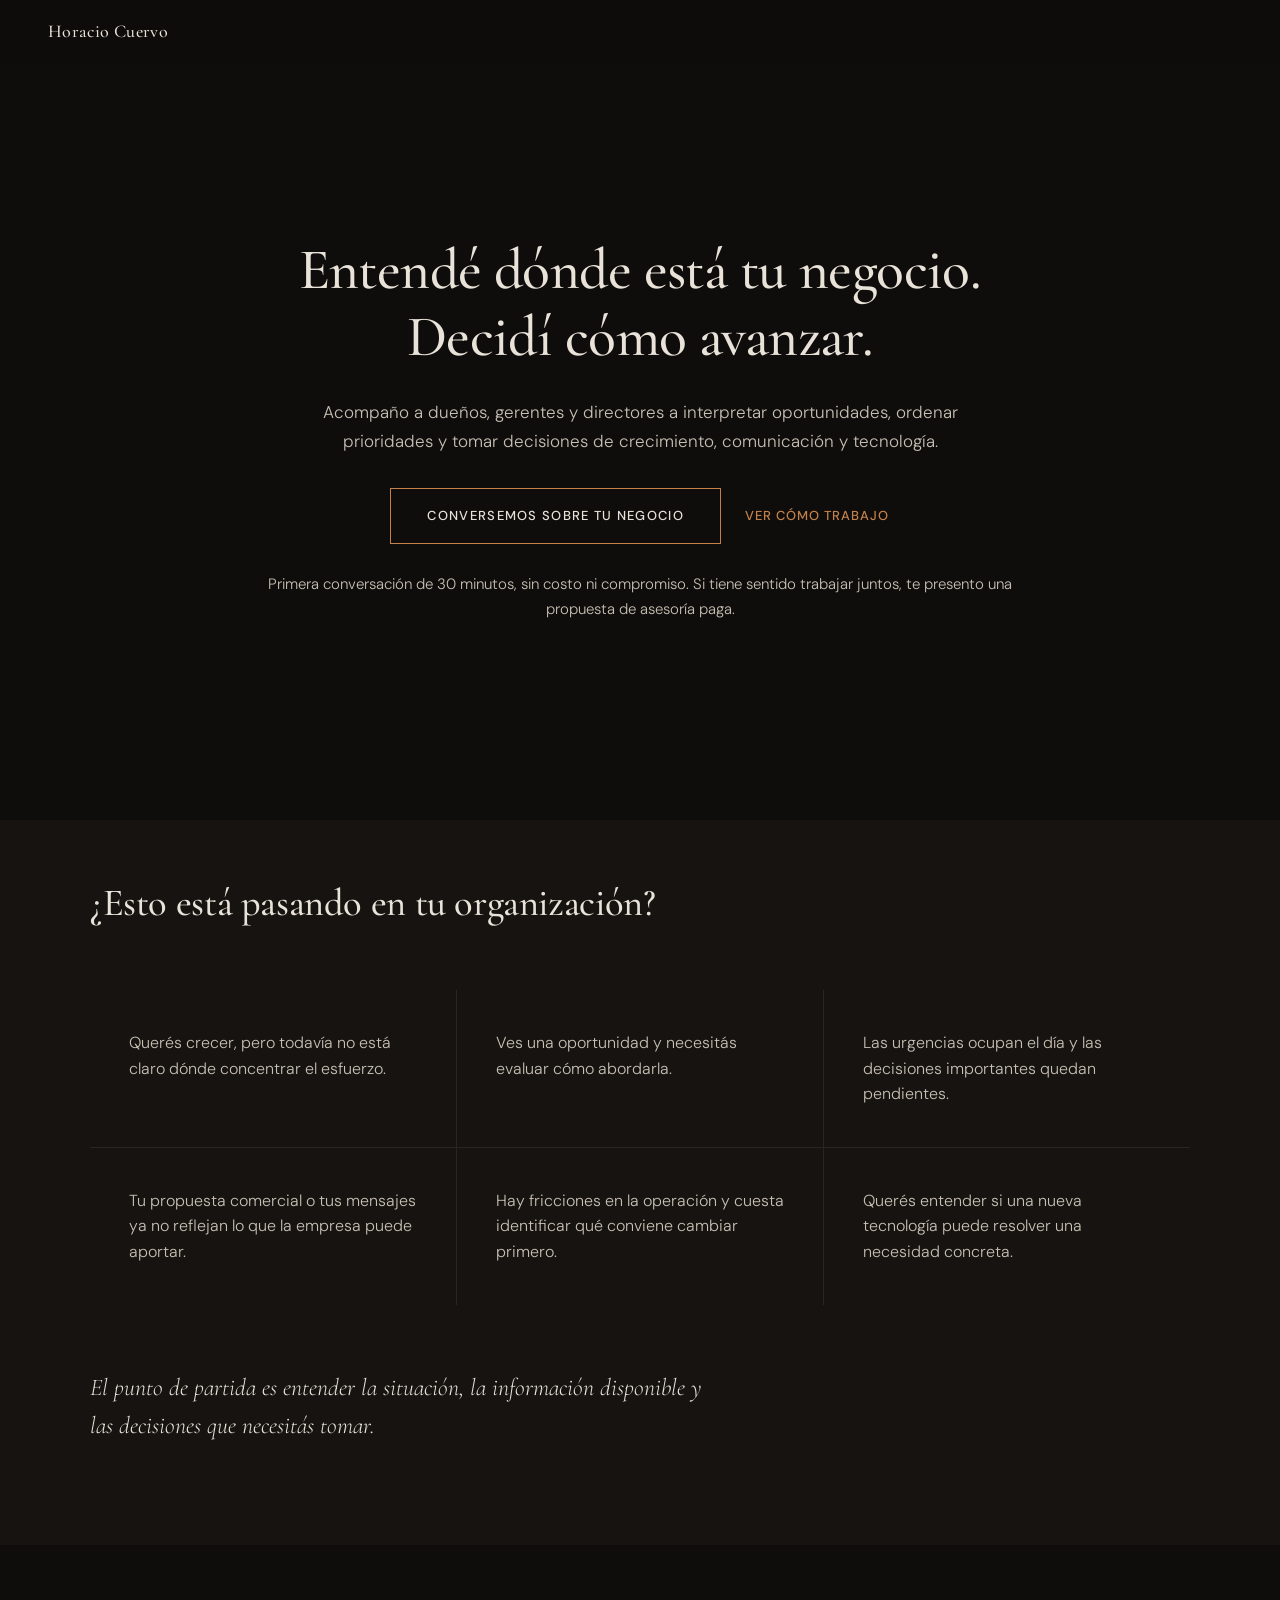
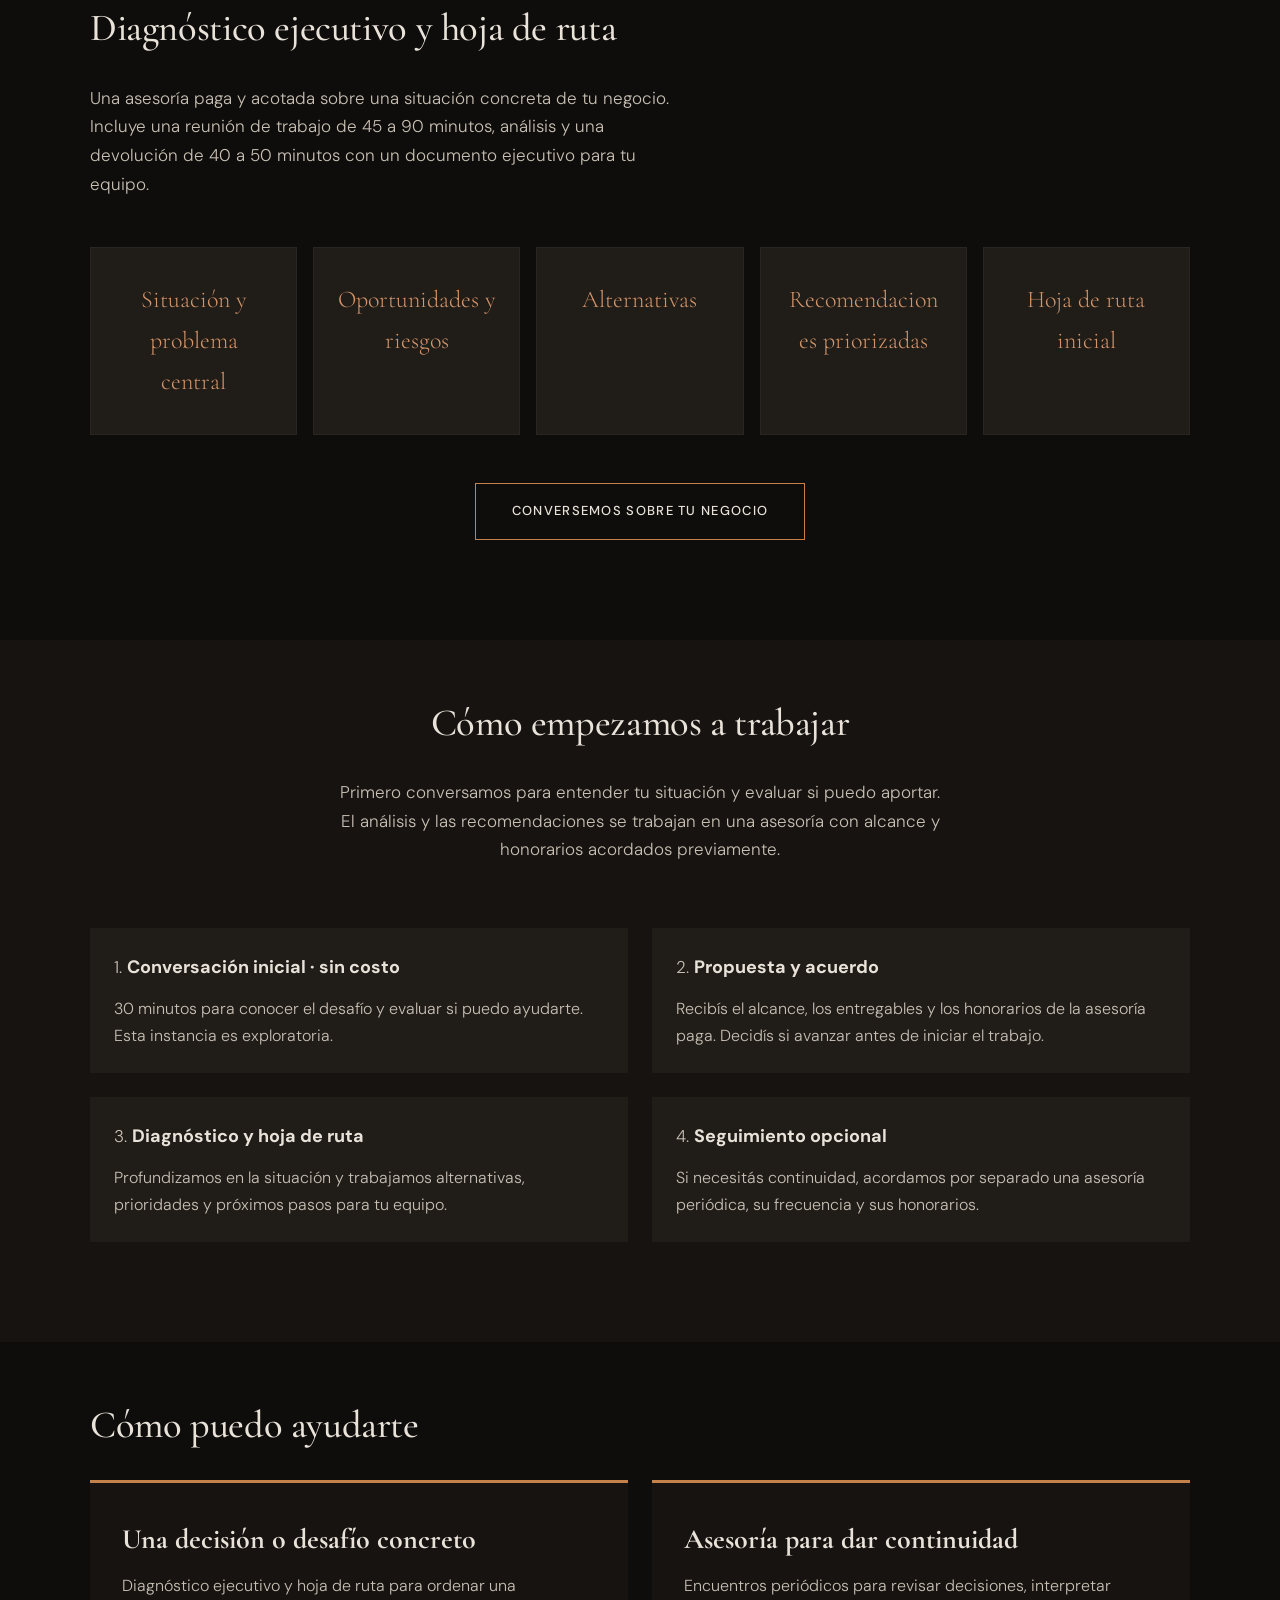
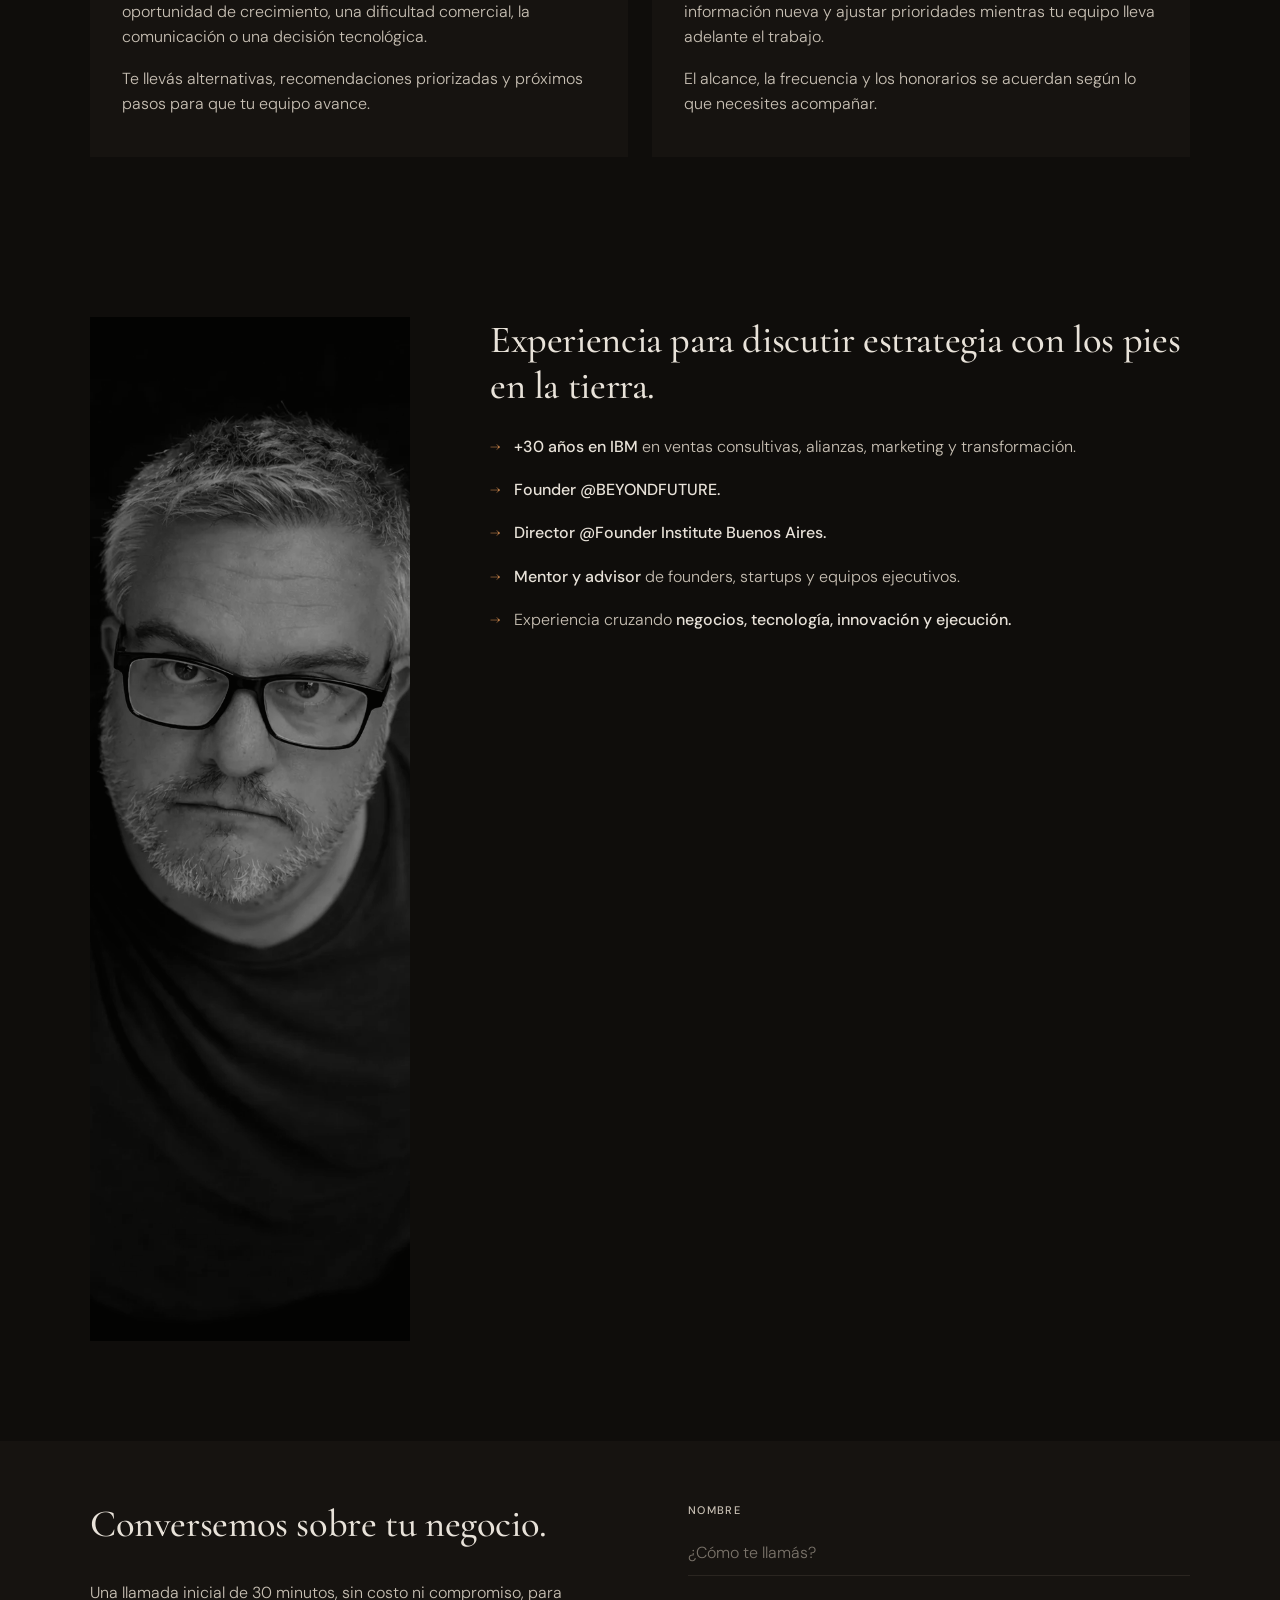
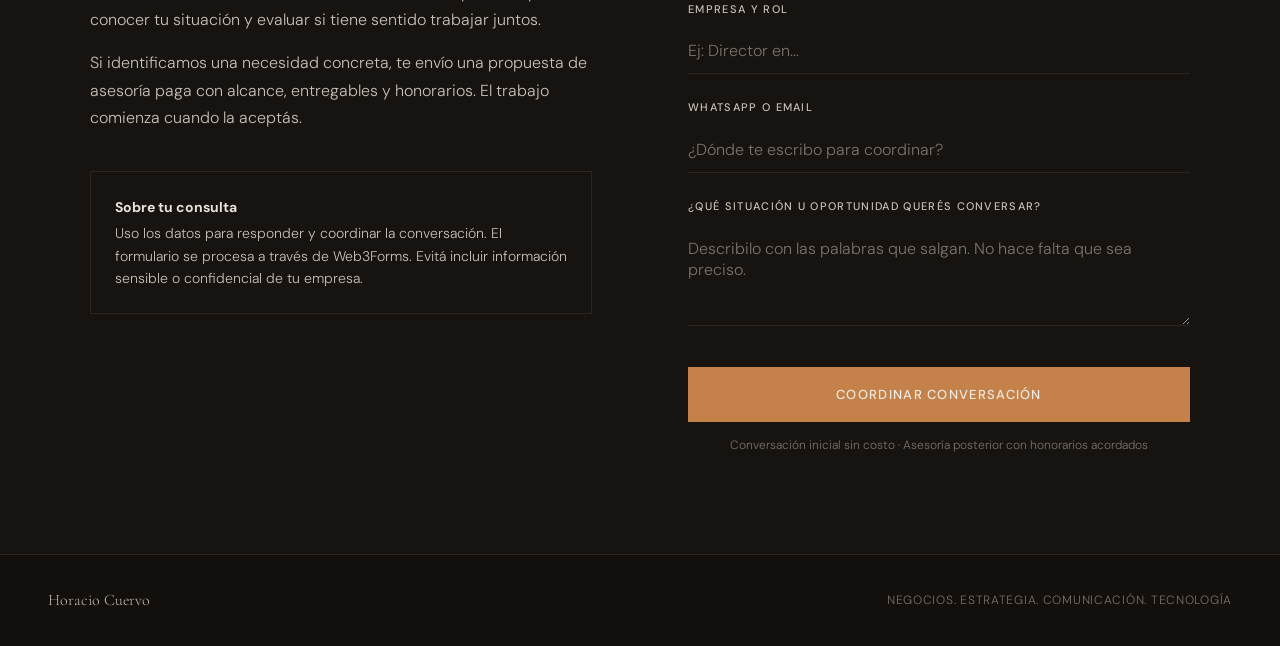
<file: index.html>
<!DOCTYPE html>
<html lang="es">

<head>
    <meta charset="UTF-8">
    <!-- Google Tag Manager -->
    <script>(function(w,d,s,l,i){w[l]=w[l]||[];w[l].push({'gtm.start':
    new Date().getTime(),event:'gtm.js'});var f=d.getElementsByTagName(s)[0],
    j=d.createElement(s),dl=l!='dataLayer'?'&l='+l:'';j.async=true;j.src=
    'https://www.googletagmanager.com/gtm.js?id='+i+dl;f.parentNode.insertBefore(j,f);
    })(window,document,'script','dataLayer','GTM-P83WDJL');</script>
    <!-- End Google Tag Manager -->
    <!-- Google tag (gtag.js) -->
    <script async src="https://www.googletagmanager.com/gtag/js?id=G-YVP7J36B8G"></script>
    <script>
      window.dataLayer = window.dataLayer || [];
      function gtag(){dataLayer.push(arguments);}
      gtag('js', new Date());

      gtag('config', 'G-YVP7J36B8G');
    </script>
    <meta name="viewport" content="width=device-width, initial-scale=1.0">
    <title>Horacio Cuervo — Estrategia y Claridad para Empresas en Crecimiento</title>
    <meta name="description" content="Asesoría para dueños y líderes que necesitan interpretar oportunidades, ordenar prioridades y decidir cómo avanzar. Conversación inicial sin costo.">
    <meta name="robots" content="index, follow">
    <link rel="canonical" href="https://horaciocuervo.netlify.app">

    <!-- Open Graph / Facebook -->
    <meta property="og:type" content="website">
    <meta property="og:url" content="https://horaciocuervo.netlify.app">
    <meta property="og:title" content="Horacio Cuervo — Estrategia y Claridad para Empresas en Crecimiento">
    <meta property="og:description" content="Asesoría para dueños y líderes que necesitan interpretar oportunidades, ordenar prioridades y decidir cómo avanzar. Conversación inicial sin costo.">
    <meta property="og:image" content="https://horaciocuervo.netlify.app/img/social-share.webp">

    <!-- Twitter -->
    <meta property="twitter:card" content="summary_large_image">
    <meta property="twitter:url" content="https://horaciocuervo.netlify.app">
    <meta property="twitter:title" content="Horacio Cuervo — Estrategia y Claridad para Empresas en Crecimiento">
    <meta property="twitter:description" content="Asesoría para dueños y líderes que necesitan interpretar oportunidades, ordenar prioridades y decidir cómo avanzar. Conversación inicial sin costo.">
    <meta property="twitter:image" content="https://horaciocuervo.netlify.app/img/social-share.webp">
    <link rel="preconnect" href="https://fonts.googleapis.com">
    <link rel="preconnect" href="https://fonts.gstatic.com" crossorigin>
    <link
        href="https://fonts.googleapis.com/css2?family=Cormorant+Garamond:ital,wght@0,400;0,500;0,600;1,400;1,500&family=DM+Sans:wght@300;400;500&display=swap"
        rel="stylesheet">
    <link rel="icon" type="image/png" href="img/favicon.png">

    <link rel="stylesheet" href="styles.css">

    <!-- Structured Data -->
    <script type="application/ld+json">
    {
      "@context": "https://schema.org",
      "@type": "Person",
      "name": "Horacio Cuervo",
      "jobTitle": "Asesor de estrategia de negocios",
      "url": "https://horaciocuervo.netlify.app",
      "image": "https://horaciocuervo.netlify.app/img/hcuervo-hero.webp",
      "description": "Asesoría para dueños y líderes que necesitan interpretar oportunidades, ordenar prioridades y decidir cómo avanzar. Conversación inicial sin costo.",
      "sameAs": [
        "http://linkedin.com/in/horaciocuervo"
      ]
    }
    </script>
</head>

<body>
    <!-- Google Tag Manager (noscript) -->
    <noscript><iframe src="https://www.googletagmanager.com/ns.html?id=GTM-P83WDJL"
    height="0" width="0" style="display:none;visibility:hidden"></iframe></noscript>
    <!-- End Google Tag Manager (noscript) -->

    <!-- NAV -->
    <nav id="main-nav">
        <a href="#hero" class="nav-name">Horacio Cuervo</a>
    </nav>

    <!-- HERO -->
    <section id="hero">
        <div class="hero-content">
            <h1 class="hero-headline">
                Entendé dónde está tu negocio. Decidí cómo avanzar.
            </h1>
            <p class="hero-sub">
                Acompaño a dueños, gerentes y directores a interpretar oportunidades, ordenar prioridades y tomar decisiones de crecimiento, comunicación y tecnología.
            </p>
            <div class="hero-actions">
                <a href="#contacto" class="btn-primary">Conversemos sobre tu negocio</a>
                <a href="#metodo" class="nav-cta" style="border: none; padding-bottom: 0;">Ver cómo trabajo</a>
            </div>
            <p class="hero-note">
                Primera conversación de 30 minutos, sin costo ni compromiso. Si tiene sentido trabajar juntos, te presento una propuesta de asesoría paga.
            </p>
        </div>
    </section>

    <!-- RECONOCIMIENTO / PROBLEMA -->
    <section id="reconocimiento">
        <div class="section-inner">

            <h2 style="font-family:var(--font-display); font-size:clamp(32px, 3vw, 48px); margin-bottom: 64px;">¿Esto está pasando en tu organización?</h2>
            <div class="rec-grid">
                <div class="rec-item">
                    <p class="rec-text">Querés crecer, pero todavía no está claro dónde concentrar el esfuerzo.</p>
                </div>
                <div class="rec-item">
                    <p class="rec-text">Ves una oportunidad y necesitás evaluar cómo abordarla.</p>
                </div>
                <div class="rec-item">
                    <p class="rec-text">Las urgencias ocupan el día y las decisiones importantes quedan pendientes.</p>
                </div>
                <div class="rec-item">
                    <p class="rec-text">Tu propuesta comercial o tus mensajes ya no reflejan lo que la empresa puede aportar.</p>
                </div>
                <div class="rec-item">
                    <p class="rec-text">Hay fricciones en la operación y cuesta identificar qué conviene cambiar primero.</p>
                </div>
                <div class="rec-item">
                    <p class="rec-text">Querés entender si una nueva tecnología puede resolver una necesidad concreta.</p>
                </div>
            </div>
            <p class="rec-intro" style="margin-top: 64px; margin-bottom: 0; font-size: 24px; color: var(--cream);">
                El punto de partida es entender la situación, la información disponible y las decisiones que necesitás tomar.
            </p>
        </div>
    </section>

    <!-- DIAGNOSTICO -->
    <section id="diagnostico">
        <div class="section-inner">

            <h2>Diagnóstico ejecutivo y hoja de ruta</h2>
            <p class="diag-intro">Una asesoría paga y acotada sobre una situación concreta de tu negocio. Incluye una reunión de trabajo de 45 a 90 minutos, análisis y una devolución de 40 a 50 minutos con un documento ejecutivo para tu equipo.</p>
            
            <div class="diag-grid">
                <div class="diag-item">Situación y problema central</div>
                <div class="diag-item">Oportunidades y riesgos</div>
                <div class="diag-item">Alternativas</div>
                <div class="diag-item">Recomendaciones priorizadas</div>
                <div class="diag-item">Hoja de ruta inicial</div>
            </div>

            <div style="margin-top: 48px; text-align: center;">
                <a href="#contacto" class="btn-primary">Conversemos sobre tu negocio</a>
            </div>
        </div>
    </section>

    <!-- METODO -->
    <section id="metodo">
        <div class="section-inner" style="text-align: center;">
            <h2>Cómo empezamos a trabajar</h2>
            <p class="metodo-intro">Primero conversamos para entender tu situación y evaluar si puedo aportar. El análisis y las recomendaciones se trabajan en una asesoría con alcance y honorarios acordados previamente.</p>
            
            <ol class="engagement-steps">
                <li><h3>Conversación inicial · sin costo</h3><p>30 minutos para conocer el desafío y evaluar si puedo ayudarte. Esta instancia es exploratoria.</p></li>
                <li><h3>Propuesta y acuerdo</h3><p>Recibís el alcance, los entregables y los honorarios de la asesoría paga. Decidís si avanzar antes de iniciar el trabajo.</p></li>
                <li><h3>Diagnóstico y hoja de ruta</h3><p>Profundizamos en la situación y trabajamos alternativas, prioridades y próximos pasos para tu equipo.</p></li>
                <li><h3>Seguimiento opcional</h3><p>Si necesitás continuidad, acordamos por separado una asesoría periódica, su frecuencia y sus honorarios.</p></li>
            </ol>
        </div>
    </section>

    <!-- SERVICIOS / QUE HAGO -->
    <section id="que-hago">
        <div class="section-inner">

            <h2>Cómo puedo ayudarte</h2>
            
            <div class="srv-grid">
                <div class="srv-card">
                    <h3>Una decisión o desafío concreto</h3>
                    <p>Diagnóstico ejecutivo y hoja de ruta para ordenar una oportunidad de crecimiento, una dificultad comercial, la comunicación o una decisión tecnológica.</p>
                    <p>Te llevás alternativas, recomendaciones priorizadas y próximos pasos para que tu equipo avance.</p>
                </div>
                <div class="srv-card">
                    <h3>Asesoría para dar continuidad</h3>
                    <p>Encuentros periódicos para revisar decisiones, interpretar información nueva y ajustar prioridades mientras tu equipo lleva adelante el trabajo.</p>
                    <p>El alcance, la frecuencia y los honorarios se acuerdan según lo que necesites acompañar.</p>
                </div>
            </div>
        </div>
    </section>

    <!-- CONTEXTO / AUTORIDAD -->
    <section id="contexto">
        <div class="section-inner">
            <div class="ctx-layout">
                <div class="ctx-photo-wrap">
                    <img src="img/hcuervo-hero.webp" alt="Horacio Cuervo"
                        class="ctx-photo" loading="lazy" width="1024" height="1024"
                        onerror="this.style.display='none'; this.nextElementSibling.style.display='flex';">
                    <div class="ctx-photo-placeholder" style="display:none;">
                        <span>HC</span>
                    </div>
                </div>
                <div class="ctx-content">

                    <h2>Experiencia para discutir estrategia con los pies en la tierra.</h2>
                    <ul class="ctx-bullets">
                        <li><strong>+30 años en IBM</strong> en ventas consultivas, alianzas, marketing y transformación.</li>
                        <li><strong>Founder @BEYONDFUTURE.</strong></li>
                        <li><strong>Director @Founder Institute Buenos Aires.</strong></li>
                        <li><strong>Mentor y advisor</strong> de founders, startups y equipos ejecutivos.</li>
                        <li>Experiencia cruzando <strong>negocios, tecnología, innovación y ejecución.</strong></li>
                    </ul>
                </div>
            </div>
        </div>
    </section>

    <!-- CONTACTO -->
    <section id="contacto">
        <div class="section-inner">
            <div class="contact-layout">
                <div class="contact-left">

                    <h2>Conversemos sobre tu negocio.</h2>
                    <p>
                        Una llamada inicial de 30 minutos, sin costo ni compromiso, para conocer tu situación y evaluar si tiene sentido trabajar juntos.
                    </p>
                    <p>
                        Si identificamos una necesidad concreta, te envío una propuesta de asesoría paga con alcance, entregables y honorarios. El trabajo comienza cuando la aceptás.
                    </p>
                    <div class="contact-promise">

                        <div class="contact-promise-text">
                            <strong>Sobre tu consulta</strong>
                            Uso los datos para responder y coordinar la conversación. El formulario se procesa a través de Web3Forms. Evitá incluir información sensible o confidencial de tu empresa.
                        </div>
                    </div>
                </div>

                <div class="contact-right">
                    <form id="contact-form" action="https://api.web3forms.com/submit" method="POST">
                        <input type="hidden" name="access_key" value="aba62cd6-cd6f-48d6-8502-794e293ac5af">
                        <input type="hidden" name="subject" value="Nuevo contacto desde horaciocuervo.netlify.app">
                        <!-- Honeypot Antispam -->
                        <input type="checkbox" name="botcheck" class="hidden" style="display: none;">
                        <div class="form-group">
                            <label for="nombre">Nombre</label>
                            <input type="text" id="nombre" name="nombre" autocomplete="name" maxlength="120" placeholder="¿Cómo te llamás?" required>
                        </div>
                        <div class="form-group">
                            <label for="empresa">Empresa y rol</label>
                            <input type="text" id="empresa" name="empresa" maxlength="200" placeholder="Ej: Director en..."
                                required>
                        </div>
                        <div class="form-group">
                            <label for="contacto-input">WhatsApp o email</label>
                            <input type="text" id="contacto-input" name="contacto" maxlength="200"
                                placeholder="¿Dónde te escribo para coordinar?" required>
                        </div>
                        <div class="form-group">
                            <label for="preocupacion">¿Qué situación u oportunidad querés conversar?</label>
                            <textarea id="preocupacion" name="preocupacion" maxlength="5000"
                                placeholder="Describilo con las palabras que salgan. No hace falta que sea preciso."
                                required></textarea>
                        </div>
                        <p id="form-error" class="form-error" role="alert" tabindex="-1" hidden></p>
                        <button type="submit" class="btn-submit">Coordinar conversación</button>
                        <p class="form-disclaimer">Conversación inicial sin costo · Asesoría posterior con honorarios acordados</p>
                    </form>

                    <div class="form-success" id="form-success" role="status" tabindex="-1" hidden>
                        <div class="form-success-icon">✓</div>
                        <h3>Mensaje recibido.</h3>
                        <p>Te voy a contactar para coordinar la conversación inicial de 30 minutos, sin costo ni compromiso.</p>
                    </div>
                </div>
            </div>
        </div>
    </section>

    <!-- FOOTER -->
    <footer>
        <a href="http://linkedin.com/in/horaciocuervo" target="_blank" rel="noopener noreferrer" class="footer-link">
            <span class="footer-name">Horacio Cuervo</span>
            <span class="footer-tagline">NEGOCIOS. ESTRATEGIA. COMUNICACIÓN. TECNOLOGÍA</span>
        </a>
    </footer>

    <script src="script.js" defer></script>
</body>

</html>
</file>
<file: styles.css>
:root {
    --bg: #0F0D0B;
    --bg-2: #161310;
    --bg-3: #1C1814;
    --bg-card: #201C18;
    --cream: #E8E2D9;
    --text: #C8C0B4;
    --text-dim: #7A736A;
    --amber: #C4824A;
    --amber-light: #D4956A;
    --amber-pale: #2A1F14;
    --rule: #2A2520;
    --white: #F0EBE3;

    --font-display: 'Cormorant Garamond', Georgia, serif;
    --font-body: 'DM Sans', sans-serif;
}

*,
*::before,
*::after {
    box-sizing: border-box;
    margin: 0;
    padding: 0;
}

html {
    scroll-behavior: smooth;
}

body {
    background: var(--bg);
    color: var(--text);
    font-family: var(--font-body);
    font-weight: 300;
    font-size: 17px;
    line-height: 1.7;
    overflow-wrap: anywhere;
}

/* ── NAV ── */
nav {
    position: fixed;
    top: 0;
    left: 0;
    right: 0;
    z-index: 100;
    display: flex;
    justify-content: space-between;
    align-items: center;
    padding: 16px 48px;
    background: rgba(15, 13, 11, 0.95);
    backdrop-filter: blur(8px);
    border-bottom: 1px solid transparent;
    transition: border-color 0.3s;
}

nav.scrolled {
    border-bottom-color: var(--rule);
}

.nav-name {
    font-family: var(--font-display);
    font-size: 18px;
    font-weight: 500;
    letter-spacing: 0.02em;
    color: var(--cream);
    text-decoration: none;
}

.nav-cta {
    font-family: var(--font-body);
    font-size: 13px;
    font-weight: 500;
    letter-spacing: 0.08em;
    text-transform: uppercase;
    color: var(--amber);
    text-decoration: none;
    border-bottom: 1px solid var(--amber-light);
    padding-bottom: 2px;
    transition: color 0.2s, border-color 0.2s;
}

.nav-cta:hover {
    color: var(--cream);
    border-color: var(--cream);
}

/* ── HERO ── */
#hero {
    min-height: calc(100vh - 80px);
    display: flex;
    flex-direction: column;
    align-items: center;
    justify-content: center;
    text-align: center;
    padding-top: 100px;
    padding-bottom: 60px;
}

.hero-left {
    padding: 60px 48px 80px 48px;
    display: flex;
    flex-direction: column;
    justify-content: center;
}

.hero-eyebrow {
    font-family: var(--font-body);
    font-size: 11px;
    font-weight: 500;
    letter-spacing: 0.15em;
    text-transform: uppercase;
    color: var(--amber);
    margin-bottom: 28px;
}

.hero-headline {
    font-family: var(--font-display);
    font-size: clamp(40px, 4.5vw, 64px);
    font-weight: 500;
    line-height: 1.15;
    letter-spacing: -0.01em;
    color: var(--cream);
    margin-bottom: 28px;
}

.hero-headline em {
    font-style: italic;
    color: var(--amber);
}

.hero-sub {
    font-size: 17px;
    line-height: 1.7;
    color: var(--text);
    max-width: 420px;
    margin-bottom: 48px;
}

.btn-primary {
    display: inline-block;
    background: transparent;
    color: var(--cream);
    border: 1px solid var(--amber);
    font-family: var(--font-body);
    font-size: 13px;
    font-weight: 500;
    letter-spacing: 0.1em;
    text-transform: uppercase;
    text-decoration: none;
    padding: 16px 36px;
    transition: background 0.3s ease, color 0.3s ease, transform 0.2s ease;
    width: fit-content;
}

.btn-primary:hover {
    background: var(--amber);
    color: var(--white);
    transform: translateY(-1px);
}

.btn-primary:active {
    transform: translateY(0);
}

.hero-note {
    margin-top: 20px;
    font-size: 13px;
    color: var(--text-dim);
}

.hero-right {
    background: var(--bg);
    position: relative;
    overflow: hidden;
    display: flex;
    align-items: center;
    justify-content: center;
}

.hero-photo {
    width: 80%;
    height: 80%;
    object-fit: cover;
    object-position: top center;
    display: block;
    opacity: 0.75;
    mix-blend-mode: luminosity;
    filter: contrast(1.1) brightness(0.9) grayscale(100%);
}

.hero-photo-fallback {
    width: 100%;
    height: 100%;
    display: flex;
    align-items: center;
    justify-content: center;
    background: linear-gradient(160deg, #1C1410 0%, #2A1A0A 100%);
}

.hero-photo-initials {
    font-family: var(--font-display);
    font-size: 120px;
    font-weight: 400;
    color: var(--amber-light);
    opacity: 0.4;
    user-select: none;
}

/* ── SECTIONS GENERAL ── */
section {
    padding: 60px 48px 100px;
}

.section-inner {
    max-width: 1100px;
    margin: 0 auto;
}

.section-label {
    font-family: var(--font-body);
    font-size: 11px;
    font-weight: 500;
    letter-spacing: 0.15em;
    text-transform: uppercase;
    color: var(--amber);
    margin-bottom: 40px;
    display: flex;
    align-items: center;
    gap: 16px;
}

.section-label::after {
    content: '';
    display: block;
    height: 1px;
    width: 48px;
    background: var(--amber-light);
}

h2 {
    font-family: var(--font-display);
    font-size: clamp(32px, 3vw, 48px);
    font-weight: 500;
    line-height: 1.2;
    letter-spacing: -0.01em;
    margin-bottom: 32px;
    color: var(--cream);
}

/* ── RECONOCIMIENTO ── */
#reconocimiento {
    background: var(--bg-2);
}

.rec-intro {
    font-size: 20px;
    line-height: 1.6;
    color: var(--text);
    max-width: 640px;
    margin-bottom: 64px;
    font-family: var(--font-display);
    font-style: italic;
}

.rec-grid {
    display: grid;
    grid-template-columns: repeat(auto-fit, minmax(min(100%, 280px), 1fr));
    gap: 1px;
    background: var(--rule);
}

.rec-item {
    background: var(--bg-2);
    padding: 40px 36px;
    border-left: 3px solid transparent;
    transition: border-color 0.2s, background 0.2s;
}

.rec-item:hover {
    border-left-color: var(--amber);
    background: var(--bg-3);
}

.rec-number {
    font-family: var(--font-display);
    font-size: 48px;
    font-weight: 400;
    color: var(--amber);
    opacity: 0.4;
    line-height: 1;
    margin-bottom: 16px;
}

.rec-text {
    font-size: 16px;
    line-height: 1.6;
    color: var(--text);
}

/* ── QUÉ HAGO ── */
#que-hago {
    background: var(--bg);
}

.qh-layout {
    display: grid;
    grid-template-columns: 1fr 1fr;
    gap: 80px;
    align-items: start;
}

.qh-left p {
    font-size: 17px;
    line-height: 1.75;
    color: var(--text);
    margin-bottom: 20px;
}

.qh-left p strong {
    color: var(--cream);
    font-weight: 500;
}

.qh-mechanics {
    background: var(--bg-3);
    padding: 40px;
    border-left: 3px solid var(--amber);
}

.qh-mechanics-title {
    font-family: var(--font-body);
    font-size: 11px;
    font-weight: 500;
    letter-spacing: 0.12em;
    text-transform: uppercase;
    color: var(--amber);
    margin-bottom: 24px;
}

.qh-mechanic-item {
    display: flex;
    gap: 16px;
    margin-bottom: 24px;
    padding-bottom: 24px;
    border-bottom: 1px solid var(--rule);
}

.qh-mechanic-item:last-child {
    margin-bottom: 0;
    padding-bottom: 0;
    border-bottom: none;
}

.qh-mechanic-icon {
    font-family: var(--font-display);
    font-size: 22px;
    color: var(--amber);
    flex-shrink: 0;
    margin-top: 2px;
}

.qh-mechanic-text strong {
    display: block;
    font-size: 15px;
    font-weight: 500;
    color: var(--cream);
    margin-bottom: 4px;
}

.qh-mechanic-text span {
    font-size: 14px;
    color: var(--text);
    line-height: 1.5;
}

/* ── TESTIMONIOS ── */
#testimonios {
    background: var(--bg-2);
}

.test-grid {
    display: grid;
    grid-template-columns: repeat(3, 1fr);
    gap: 32px;
    margin-top: 48px;
}

.test-card {
    background: var(--bg-card);
    padding: 36px 32px;
    position: relative;
}

.test-card::before {
    content: '\201C';
    font-family: var(--font-display);
    font-size: 72px;
    color: var(--amber);
    opacity: 0.2;
    position: absolute;
    top: 16px;
    left: 24px;
    line-height: 1;
}

.test-quote {
    font-family: var(--font-display);
    font-size: 18px;
    font-style: italic;
    line-height: 1.6;
    color: var(--cream);
    margin-bottom: 24px;
    padding-top: 20px;
}

.test-rule {
    height: 1px;
    background: var(--rule);
    margin-bottom: 20px;
}

.test-author {
    font-size: 13px;
    color: var(--text-dim);
}

.test-author strong {
    display: block;
    font-size: 14px;
    font-weight: 500;
    color: var(--text);
    margin-bottom: 2px;
}

/* ── CONTEXTO / BIO ── */
#contexto {
    background: var(--bg);
}

.ctx-layout {
    display: grid;
    grid-template-columns: 320px 1fr;
    gap: 80px;
    align-items: start;
}

.ctx-photo-wrap {
    position: sticky;
    top: 120px;
}

.ctx-photo {
    width: 100%;
    aspect-ratio: 3/4;
    object-fit: cover;
    object-position: top center;
    display: block;
    opacity: 0.75;
    mix-blend-mode: luminosity;
    filter: contrast(1.1) brightness(0.9) grayscale(100%);
}

.ctx-photo-placeholder {
    width: 100%;
    aspect-ratio: 3/4;
    background: linear-gradient(150deg, #1C1410 0%, #2A1A0A 100%);
    display: flex;
    align-items: center;
    justify-content: center;
}

.ctx-photo-placeholder span {
    font-family: var(--font-display);
    font-size: 96px;
    color: var(--amber);
    opacity: 0.2;
}

.ctx-content h2 {
    margin-bottom: 24px;
    color: var(--cream);
}

.ctx-content p {
    font-size: 17px;
    line-height: 1.75;
    color: var(--text);
    margin-bottom: 20px;
}

.ctx-content p strong {
    color: var(--cream);
    font-weight: 500;
}

.ctx-tags {
    display: flex;
    flex-wrap: wrap;
    gap: 10px;
    margin-top: 40px;
}

.ctx-tag {
    font-size: 12px;
    font-weight: 500;
    letter-spacing: 0.06em;
    text-transform: uppercase;
    color: var(--text-dim);
    border: 1px solid var(--rule);
    padding: 6px 14px;
}

/* ── CONTACTO ── */
#contacto {
    background: var(--bg-2);
}

.contact-layout {
    display: grid;
    grid-template-columns: 1fr 1fr;
    gap: 96px;
    align-items: start;
}

.contact-left h2 {
    color: var(--cream);
}

.contact-left p {
    font-size: 16px;
    line-height: 1.7;
    color: var(--text);
    margin-bottom: 16px;
}

.contact-promise {
    margin-top: 40px;
    padding: 24px;
    border: 1px solid var(--rule);
    display: flex;
    gap: 16px;
    align-items: flex-start;
}

.contact-promise-icon {
    font-size: 22px;
    flex-shrink: 0;
    margin-top: 2px;
}

.contact-promise-text {
    font-size: 14px;
    line-height: 1.6;
    color: var(--text);
}

.contact-promise-text strong {
    display: block;
    color: var(--cream);
    margin-bottom: 4px;
}

/* Form */
.form-group {
    margin-bottom: 24px;
}

label {
    display: block;
    font-size: 11px;
    font-weight: 500;
    letter-spacing: 0.12em;
    text-transform: uppercase;
    color: var(--text);
    margin-bottom: 10px;
}

input,
textarea,
select {
    width: 100%;
    background: transparent;
    border: none;
    border-bottom: 1px solid var(--rule);
    color: var(--cream);
    font-family: var(--font-body);
    font-size: 16px;
    font-weight: 300;
    padding: 12px 0;
    outline: none;
    transition: border-color 0.2s;
    appearance: none;
    -webkit-appearance: none;
    -moz-appearance: none;
    border-radius: 0;
}

input::placeholder,
textarea::placeholder {
    color: var(--text-dim);
}

input:focus,
textarea:focus {
    border-bottom-color: var(--amber-light);
    outline: none;
}

/* Accessibility focus states */
a:focus-visible,
button:focus-visible {
    outline: 2px solid var(--amber);
    outline-offset: 4px;
}

textarea {
    resize: none;
    height: 100px;
}

.btn-submit {
    background: var(--amber);
    color: var(--white);
    border: 1px solid var(--amber);
    font-family: var(--font-body);
    font-size: 13px;
    font-weight: 500;
    letter-spacing: 0.1em;
    text-transform: uppercase;
    padding: 18px 48px;
    cursor: pointer;
    width: 100%;
    margin-top: 8px;
    transition: background 0.3s ease, border-color 0.3s ease, transform 0.2s ease;
}

.btn-submit:hover {
    background: transparent;
    color: var(--cream);
    border-color: var(--cream);
    transform: translateY(-1px);
}

.btn-submit:active {
    transform: translateY(0);
}

.form-disclaimer {
    margin-top: 14px;
    font-size: 12px;
    color: var(--text-dim);
    line-height: 1.5;
    text-align: center;
}

.form-success {
    text-align: center;
    padding: 48px 24px;
}

.form-success-icon {
    font-size: 40px;
    margin-bottom: 20px;
    color: var(--amber);
}

.form-success h3 {
    font-family: var(--font-display);
    font-size: 28px;
    color: var(--cream);
    margin-bottom: 12px;
}

.form-success p {
    font-size: 15px;
    color: var(--text);
}

/* ── FOOTER ── */
footer {
    background: rgba(22, 19, 16, 0.5); /* Lighter background with 50% transparency */
    padding: 32px 48px;
    border-top: 1px solid var(--rule);
    backdrop-filter: blur(8px);
}

.footer-link {
    display: flex;
    justify-content: space-between;
    align-items: center;
    text-decoration: none;
    width: 100%;
    transition: opacity 0.25s ease;
}

.footer-link:hover .footer-name {
    color: var(--amber-light);
}

.footer-name {
    font-family: var(--font-display);
    font-size: 16px;
    color: var(--text); /* More visible than text-dim */
    transition: color 0.25s ease;
}

.footer-tagline {
    font-size: 12px;
    color: var(--text-dim); /* Significantly more visible than #3A3530 */
    letter-spacing: 0.06em;
}

/* ── NUEVAS SECCIONES LANDING CONVERSION ── */

/* DIAGNOSTICO */
#diagnostico {
    background: var(--bg);
}

.diag-intro {
    font-size: 17px;
    line-height: 1.7;
    color: var(--text);
    max-width: 600px;
    margin-bottom: 48px;
}

.diag-grid {
    display: grid;
    grid-template-columns: repeat(auto-fit, minmax(min(100%, 200px), 1fr));
    gap: 16px;
}

.diag-item {
    background: var(--bg-card);
    border: 1px solid var(--rule);
    padding: 32px 24px;
    text-align: center;
    font-family: var(--font-display);
    font-size: 24px;
    color: var(--amber-light);
    transition: background 0.3s;
}

.diag-item:hover {
    background: var(--bg-3);
    border-color: var(--amber);
}

/* METODO */
#metodo {
    background: var(--bg-2);
}

.metodo-intro {
    font-size: 17px;
    color: var(--text);
    margin: 0 auto 64px auto;
    max-width: 600px;
}

.metodo-flow {
    display: flex;
    flex-wrap: wrap;
    align-items: center;
    justify-content: center;
    gap: 16px;
}

.metodo-step {
    background: var(--bg);
    border: 1px solid var(--rule);
    padding: 16px 24px;
    font-weight: 500;
    font-size: 14px;
    text-transform: uppercase;
    letter-spacing: 0.05em;
    color: var(--cream);
    border-radius: 4px;
    white-space: nowrap;
}

.metodo-arrow {
    color: var(--amber);
    font-size: 24px;
    font-family: var(--font-display);
}

/* SERVICIOS / ACTIVOS */
#que-hago {
    background: var(--bg);
}

.srv-grid {
    display: grid;
    grid-template-columns: repeat(auto-fit, minmax(min(100%, 300px), 1fr));
    gap: 24px;
}

.srv-card {
    background: var(--bg-2);
    border-top: 3px solid var(--amber);
    padding: 40px 32px;
}

.srv-card h3 {
    font-family: var(--font-display);
    font-size: 28px;
    color: var(--cream);
    margin-bottom: 16px;
    line-height: 1.2;
}

.srv-card p {
    font-size: 16px;
    color: var(--text);
    line-height: 1.6;
}

/* AUTORIDAD (Contexto update) */
.ctx-bullets {
    list-style: none;
    margin-top: 24px;
}

.ctx-bullets li {
    margin-bottom: 16px;
    font-size: 16px;
    color: var(--text);
    position: relative;
    padding-left: 24px;
}

.ctx-bullets li::before {
    content: '→';
    position: absolute;
    left: 0;
    color: var(--amber);
    font-family: var(--font-display);
}

.ctx-bullets strong {
    color: var(--cream);
    font-weight: 500;
}

/* TENSION */
#tension {
    background: var(--amber-pale);
    padding: 80px 48px;
}

.tension-grid {
    display: grid;
    grid-template-columns: repeat(auto-fit, minmax(250px, 1fr));
    gap: 32px;
}

.tension-card {
    font-family: var(--font-display);
    font-size: 22px;
    font-style: italic;
    color: var(--cream);
    line-height: 1.4;
    border-left: 2px solid var(--amber);
    padding-left: 24px;
}

/* ── ANIMATIONS ── */
/* Simplificadas para evitar el efecto artificial de IA */

/* Hero animation on load */
@keyframes heroIn {
    from {
        opacity: 0;
        transform: translateY(20px);
    }

    to {
        opacity: 1;
        transform: translateY(0);
    }
}

.hero-eyebrow {
    animation: heroIn 0.8s ease 0.2s both;
}

.hero-headline {
    animation: heroIn 0.8s ease 0.4s both;
}

.hero-sub {
    animation: heroIn 0.8s ease 0.55s both;
}

.hero-actions {
    animation: heroIn 0.8s ease 0.7s both;
}

@keyframes photoIn {
    from {
        opacity: 0;
    }

    to {
        opacity: 0.92;
    }
}

.hero-right {
    animation: heroIn 1s ease 0.3s both;
}

/* ── RESPONSIVE ── */
/* ── RESPONSIVE ── */
@media (max-width: 768px) {
    /* General */
    body {
        font-size: 16px;
    }

    section {
        padding: 56px 20px;
    }

    h2 {
        font-size: 28px;
        line-height: 1.2;
        margin-bottom: 20px;
    }

    /* Nav */
    nav {
        padding: 12px 20px;
    }
    
    .nav-name {
        font-size: 16px;
    }

    /* Hero */
    #hero {
        grid-template-columns: 1fr;
        min-height: auto;
        max-height: none;
        padding-top: 60px;
    }

    .hero-left {
        padding: 40px 0 0;
        text-align: left;
    }

    .hero-eyebrow {
        font-size: 10px;
        margin-bottom: 16px;
    }

    .hero-headline {
        font-size: 34px;
        line-height: 1.15;
        margin-bottom: 20px;
    }

    .hero-sub {
        font-size: 16px;
        margin-bottom: 28px;
        max-width: 100%;
    }

    .hero-actions {
        display: flex;
        flex-direction: column;
        gap: 16px;
    }

    .btn-primary {
        width: 100%;
        text-align: center;
        padding: 18px 24px;
    }

    .hero-note {
        margin-top: 0;
        font-size: 12px;
    }

    .hero-right {
        height: 300px;
        margin-top: 40px;
        padding: 0;
    }

    .hero-photo {
        width: 100%;
        height: 100%;
        object-fit: cover;
        object-position: top center;
        opacity: 0.8;
    }

    /* El Problema */
    .rec-intro {
        font-size: 18px;
        margin-bottom: 32px;
    }

    .rec-grid {
        background: transparent;
        display: block;
    }

    .rec-item {
        padding: 24px 0;
        border-left: none;
        border-bottom: 1px solid var(--rule);
        background: transparent !important;
    }

    .rec-item:last-child {
        border-bottom: none;
    }

    .rec-number {
        font-size: 28px;
        margin-bottom: 8px;
        opacity: 0.6;
    }

    .rec-text {
        font-size: 15px;
    }



    /* Cómo Trabajo */
    .qh-layout {
        grid-template-columns: 1fr;
        gap: 40px;
    }

    .qh-left h2 {
        font-size: 26px;
    }

    .qh-left p {
        font-size: 16px;
        margin-bottom: 16px;
    }

    .qh-mechanics {
        padding: 24px;
    }

    .qh-mechanic-item {
        gap: 12px;
        margin-bottom: 16px;
        padding-bottom: 16px;
    }

    .qh-mechanic-text strong {
        font-size: 14px;
    }

    .qh-mechanic-text span {
        font-size: 13px;
    }

    /* Trayectoria */
    .ctx-layout {
        grid-template-columns: 1fr;
        gap: 0;
    }

    .ctx-photo-wrap {
        display: none;
    }

    .ctx-content h2 {
        font-size: 24px;
        margin-bottom: 16px;
    }

    .ctx-content p {
        font-size: 16px;
        margin-bottom: 16px;
    }

    .ctx-tags {
        margin-top: 24px;
        gap: 6px;
    }

    .ctx-tag {
        font-size: 10px;
        padding: 4px 10px;
    }

    /* Contacto */
    .contact-layout {
        display: flex;
        flex-direction: column;
    }

    .contact-left {
        order: 1;
        margin-bottom: 32px;
    }

    .contact-right {
        order: 2;
    }

    .contact-left p {
        display: block;
    }

    .contact-left .section-label, 
    .contact-left h2 {
        display: block; /* Keep the headline */
    }

    .contact-promise {
        margin-top: 24px;
        padding: 16px;
        order: 3; /* Move promise below the form */
    }

    input, textarea {
        font-size: 16px;
        padding: 14px 0;
    }

    .btn-submit {
        padding: 20px;
        font-size: 14px;
    }

    /* Footer */
    footer {
        padding: 32px 20px;
    }

    .footer-link {
        flex-direction: column;
        gap: 8px;
        text-align: center;
    }

    .footer-tagline {
        font-size: 11px;
    }

}

@media (max-width: 480px) {
    .hero-headline {
        font-size: 30px;
    }
}

@media (prefers-reduced-motion: reduce) {
    * {
        animation: none !important;
        transition: none !important;
    }
}

/* Content sizing and consultation flow */
[hidden] { display: none !important; }
section { scroll-margin-top: 64px; }
.hero-content { max-width: 800px; min-width: 0; }
.hero-sub { max-width: 640px; margin: 0 auto 32px; }
.hero-actions { display: flex; gap: 24px; align-items: center; justify-content: center; flex-wrap: wrap; }
.hero-note { margin-top: 28px; font-size: 15px; color: var(--text); }
.btn-primary { max-width: 100%; }
.contact-layout > *, .ctx-layout > * { min-width: 0; }
.contact-right { width: 100%; }
.engagement-steps { list-style-position: inside; display: grid; grid-template-columns: repeat(2, minmax(0, 1fr)); gap: 24px; text-align: left; }
.engagement-steps li { padding: 24px; background: var(--bg-card); }
.engagement-steps h3 { display: inline; font-size: 18px; color: var(--cream); }
.engagement-steps p { margin-top: 12px; font-size: 16px; }
.srv-card p + p { margin-top: 16px; }
.form-error { color: var(--cream); padding: 16px; border-left: 3px solid var(--amber); margin-bottom: 16px; }
.btn-submit:disabled { opacity: 0.7; cursor: wait; }
textarea { resize: vertical; min-height: 100px; }
@media (max-width: 768px) {
    #hero { padding-top: 88px; }
    .contact-layout { gap: 24px; }
    .contact-left { margin-bottom: 0; }
    .engagement-steps { grid-template-columns: 1fr; }
    .srv-card { padding: 28px 24px; }
}
@media (prefers-reduced-motion: reduce) {
    html { scroll-behavior: auto; }
}
</file>
